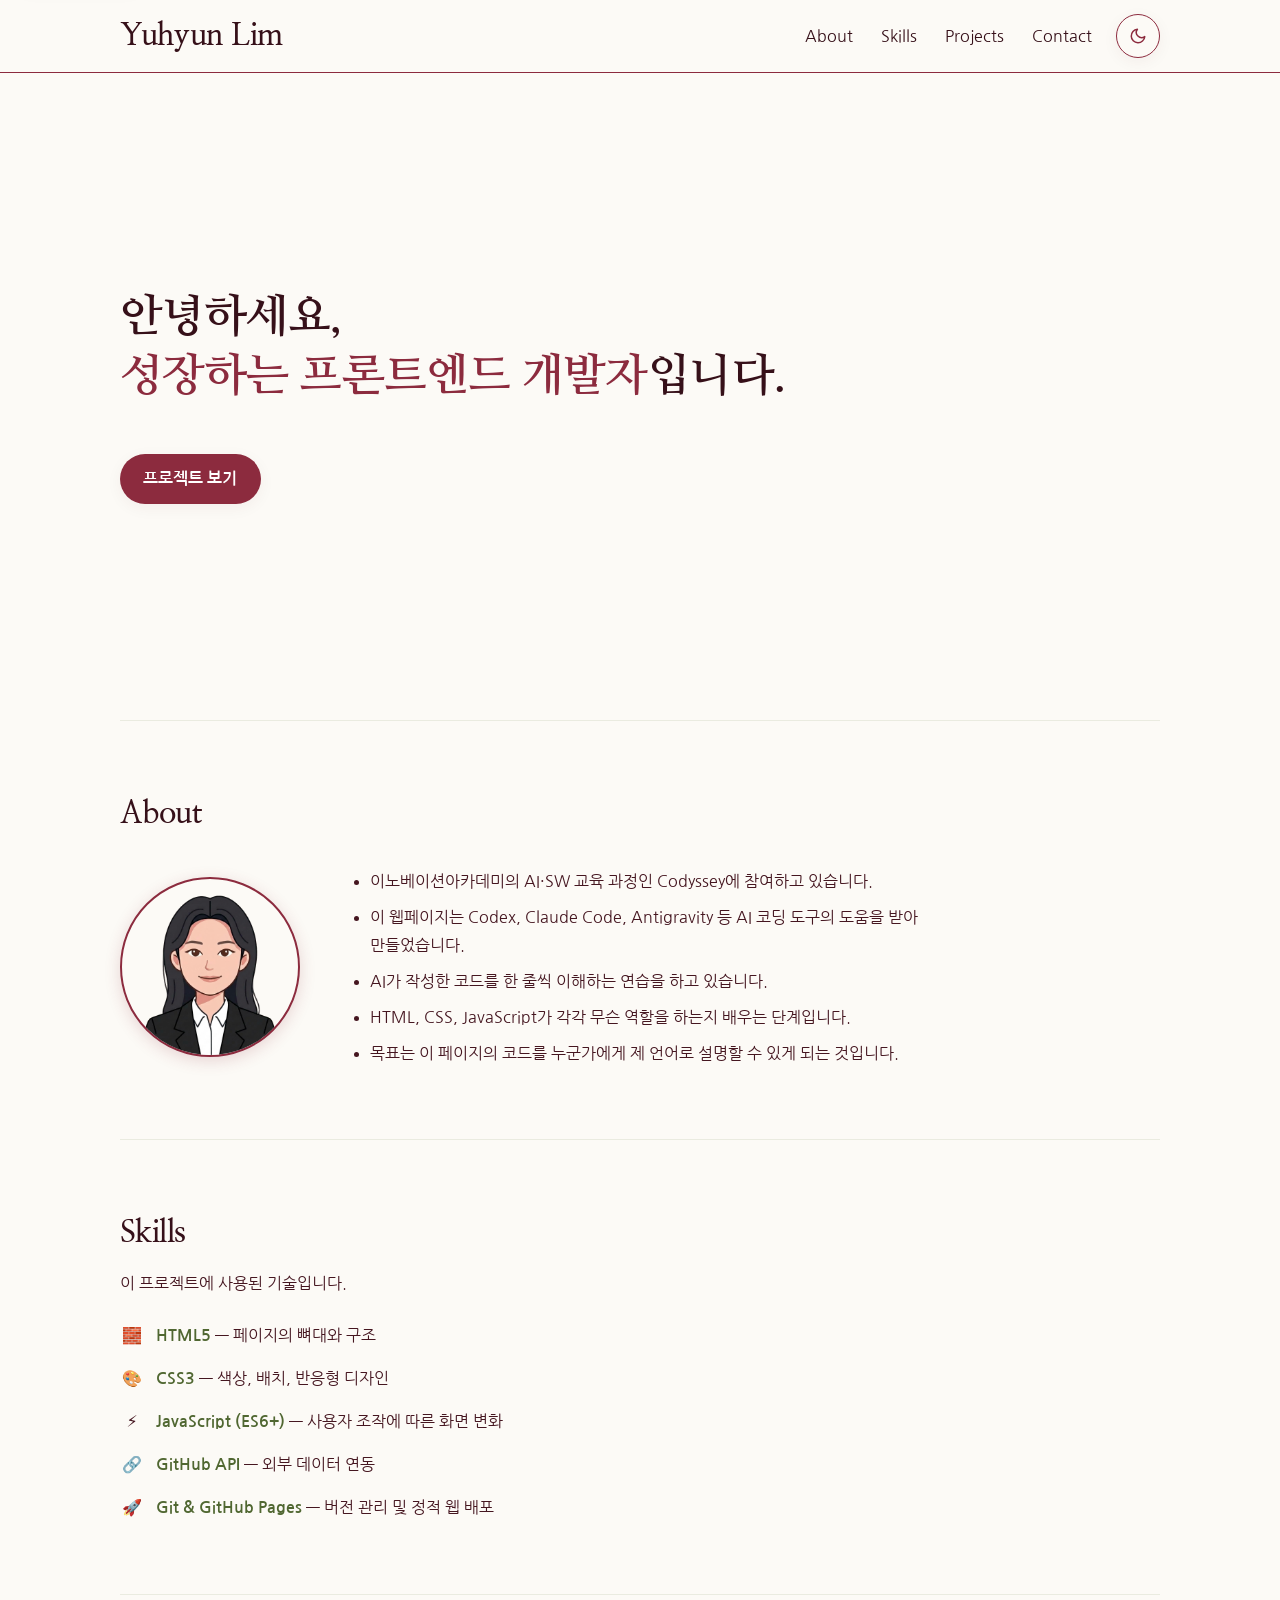
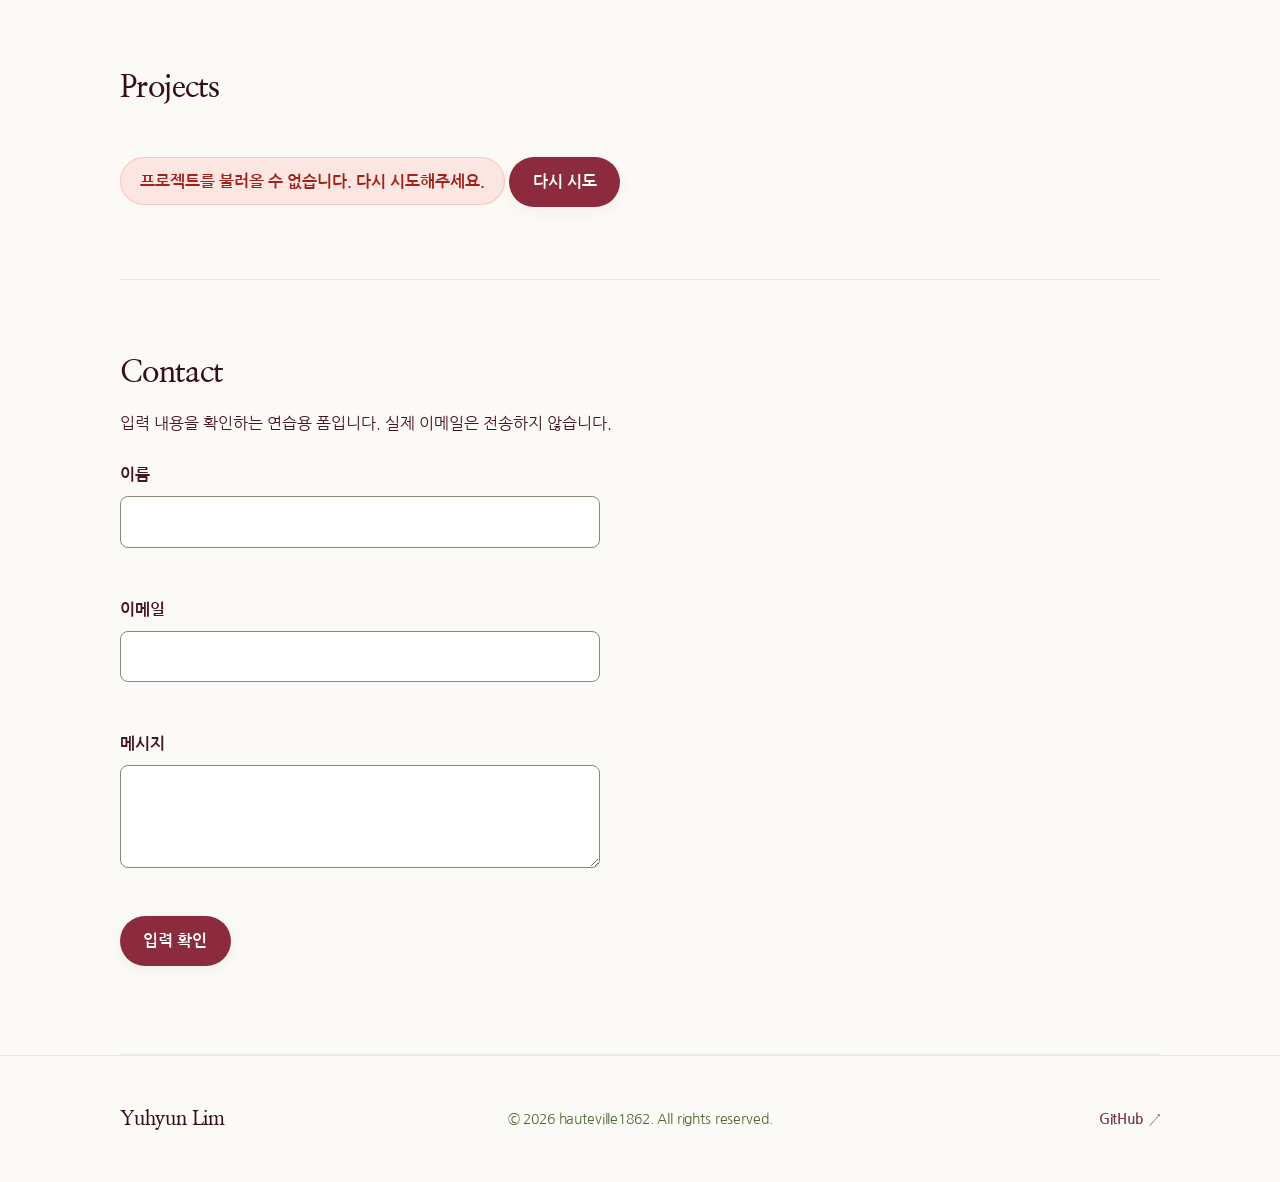
<file: index.html>
<!DOCTYPE html>
<html lang="ko">
<head>
    <meta charset="UTF-8">
    <meta name="viewport" content="width=device-width, initial-scale=1.0">
    <title>웹 개발 학습 포트폴리오</title>
    <!-- 구글 폰트 (나눔명조, 나눔고딕) -->
    <link rel="preconnect" href="https://fonts.googleapis.com">
    <link rel="preconnect" href="https://fonts.gstatic.com" crossorigin>
    <link href="https://fonts.googleapis.com/css2?family=Nanum+Gothic:wght@400;700&family=Nanum+Myeongjo:wght@400;700&display=swap" rel="stylesheet">
    <!-- 외부 CSS 연결 -->
    <link rel="stylesheet" href="css/style.css?v=3.31">
    <!-- 외부 JS 연결 (defer 속성 사용) -->
    <script src="js/script.js?v=17" defer></script>
</head>
<body>
    <a class="skip-link" href="#main-content">본문으로 이동</a>
    <!-- 로고는 왼쪽, 메뉴는 오른쪽에 배치 -->
    <header id="header">
        <div class="header-inner">
            <h1><a href="#hero">Yuhyun Lim</a></h1>
            <nav id="nav-menu" aria-label="주요 메뉴">
                <ul>
                    <li><a href="#about">About</a></li>
                    <li><a href="#skills">Skills</a></li>
                    <li><a href="#projects">Projects</a></li>
                    <li><a href="#contact">Contact</a></li>
                </ul>
            </nav>
            <div class="controls">
                <button id="dark-mode-toggle" type="button" aria-label="다크 모드 전환" aria-pressed="false">
                    <svg class="sun-icon" viewBox="0 0 24 24" width="18" height="18" fill="none" stroke="currentColor" stroke-width="2" stroke-linecap="round" stroke-linejoin="round" aria-hidden="true">
                        <circle cx="12" cy="12" r="5"></circle>
                        <line x1="12" y1="1" x2="12" y2="3"></line>
                        <line x1="12" y1="21" x2="12" y2="23"></line>
                        <line x1="4.22" y1="4.22" x2="5.64" y2="5.64"></line>
                        <line x1="18.36" y1="18.36" x2="19.78" y2="19.78"></line>
                        <line x1="1" y1="12" x2="3" y2="12"></line>
                        <line x1="21" y1="12" x2="23" y2="12"></line>
                        <line x1="4.22" y1="19.78" x2="5.64" y2="18.36"></line>
                        <line x1="18.36" y1="5.64" x2="19.78" y2="4.22"></line>
                    </svg>
                    <svg class="moon-icon" viewBox="0 0 24 24" width="18" height="18" fill="none" stroke="currentColor" stroke-width="2" stroke-linecap="round" stroke-linejoin="round" aria-hidden="true">
                        <path d="M21 12.79A9 9 0 1 1 11.21 3 7 7 0 0 0 21 12.79z"></path>
                    </svg>
                </button>
                <button id="hamburger-btn" type="button" aria-label="메뉴 열기" aria-controls="nav-menu" aria-expanded="false">☰</button>
            </div>
        </div>
    </header>

    <main id="main-content" tabindex="-1">
        <!-- Hero 섹션 -->
        <section id="hero" class="fade-section">
            <h2>안녕하세요, <br><span class="accent-text">성장하는 프론트엔드 개발자</span>입니다.</h2>
            <a href="#projects" class="btn">프로젝트 보기</a>
        </section>

        <section id="about" class="fade-section">
            <h2>About</h2>
            <div class="about-content">
                <img class="profile-image" src="images/profile.png?v=8" alt="hauteville1862의 프로필 캐리커처 일러스트" width="160" height="160" loading="lazy">
                <ul class="about-list">
                    <li>이노베이션아카데미의 AI·SW 교육 과정인 Codyssey에 참여하고 있습니다.</li>
                    <li>이 웹페이지는 Codex, Claude Code, Antigravity 등 AI 코딩 도구의 도움을 받아 만들었습니다.</li>
                    <li>AI가 작성한 코드를 한 줄씩 이해하는 연습을 하고 있습니다.</li>
                    <li>HTML, CSS, JavaScript가 각각 무슨 역할을 하는지 배우는 단계입니다.</li>
                    <li>목표는 이 페이지의 코드를 누군가에게 제 언어로 설명할 수 있게 되는 것입니다.</li>
                </ul>
            </div>
        </section>

        <!-- Skills 섹션: 이 프로젝트에 사용된 기술 -->
        <section id="skills" class="fade-section">
            <h2>Skills</h2>
            <p>이 프로젝트에 사용된 기술입니다.</p>
            <ul class="skills-list" role="list">
                <li><span class="skill-emoji" aria-hidden="true">🧱</span><span><strong>HTML5</strong> — 페이지의 뼈대와 구조</span></li>
                <li><span class="skill-emoji" aria-hidden="true">🎨</span><span><strong>CSS3</strong> — 색상, 배치, 반응형 디자인</span></li>
                <li><span class="skill-emoji" aria-hidden="true">⚡</span><span><strong>JavaScript (ES6+)</strong> — 사용자 조작에 따른 화면 변화</span></li>
                <li><span class="skill-emoji" aria-hidden="true">🔗</span><span><strong>GitHub API</strong> — 외부 데이터 연동</span></li>
                <li><span class="skill-emoji" aria-hidden="true">🚀</span><span><strong>Git & GitHub Pages</strong> — 버전 관리 및 정적 웹 배포</span></li>
            </ul>
        </section>

        <!-- Projects 섹션 (GitHub API 연동) -->
        <section id="projects" class="fade-section">
            <h2>Projects</h2>
            <!-- 상태를 보여줄 컨테이너 (로딩/에러/빈상태/성공) -->
            <div id="github-container">
                <div id="api-status" role="status" aria-live="polite">데이터를 불러오는 중입니다...</div>
                <button id="retry-repos" class="btn" type="button" hidden>다시 시도</button>
                <!-- JS로 동적 렌더링될 article 요소들이 들어갈 곳 -->
                <div id="repo-list" class="grid-container"></div>
            </div>
        </section>

        <!-- Contact 섹션 (폼 유효성 검사) -->
        <section id="contact" class="fade-section">
            <h2>Contact</h2>
            <p id="form-note">입력 내용을 확인하는 연습용 폼입니다. 실제 이메일은 전송하지 않습니다.</p>
            <form id="contact-form" novalidate aria-describedby="form-note">
                <div class="form-group">
                    <label for="name">이름</label>
                    <input type="text" id="name" name="name" autocomplete="name" required aria-describedby="name-error">
                    <p id="name-error" class="field-error" aria-live="polite"></p>
                </div>
                <div class="form-group">
                    <label for="email">이메일</label>
                    <input type="email" id="email" name="email" autocomplete="email" required aria-describedby="email-error">
                    <p id="email-error" class="field-error" aria-live="polite"></p>
                </div>
                <div class="form-group">
                    <label for="message">메시지</label>
                    <textarea id="message" name="message" rows="3" required aria-describedby="message-error"></textarea>
                    <p id="message-error" class="field-error" aria-live="polite"></p>
                </div>
                <button type="submit" class="btn">입력 확인</button>
                <p id="form-msg" role="status" aria-live="polite"></p>
            </form>
        </section>

    </main>
    <footer id="footer">
        <div class="footer-inner">
            <span class="footer-logo"><a href="#hero">Yuhyun Lim</a></span>
            <p class="footer-copyright">&copy; 2026 hauteville1862. All rights reserved.</p>
            <ul class="footer-links" aria-label="바닥글 링크">
                <li><a href="https://github.com/hauteville1862" target="_blank" rel="noopener noreferrer">GitHub <span class="external-arrow" aria-hidden="true">&#x2197;</span></a></li>
            </ul>
        </div>
    </footer>

    <!-- 스크롤 탑 버튼 -->
    <button id="scroll-top-btn" type="button" aria-label="페이지 맨 위로 이동" hidden>↑</button>
</body>
</html>
</file>
<file: css/style.css>
/* 모바일 화면을 기본으로 작성하고 768px, 1024px에서 확장한다. */
:root {
    --bg-main: #fcfaf6;
    --bg-surface: #ffffff;
    --bg-header-scrolled: #f3e6ea;
    --text-title: #361019;
    --text-main: #451620;
    --text-muted: #733e4a;
    --text-inverse: #ffffff;
    --accent: #8c2b3e;
    --accent-hover: #a5374d;
    --repo-hover: #1a070c;
    --fig-green: #506731;
    --fig-green-light: #edf2e4;
    --border-color: rgba(104, 127, 67, 0.12);
    --border-control: #858b79;
    --focus-ring: rgba(140, 43, 62, 0.18);
    --error: #a22219;
    --shadow-sm: 0 4px 16px rgba(69, 22, 32, 0.05);
    --shadow-md: 0 12px 32px rgba(69, 22, 32, 0.09);
    --shadow-lg: 0 16px 40px rgba(69, 22, 32, 0.12);
    --font-heading: 'Nanum Myeongjo', serif;
    --font-body: 'Nanum Gothic', -apple-system, BlinkMacSystemFont, system-ui, sans-serif;
    /* 1rem을 기준으로 단계마다 1.25배. 역할별로 필요한 단계만 사용한다. */
    --text-sm: 0.875rem;
    --text-base: 1rem;
    --text-lg: 1.25rem;
    --text-xl: 1.5625rem;
    --text-2xl: 1.953125rem;
    --radius-sm: 8px;
    --radius-md: 14px;
    --space-xs: 0.5rem;
    --space-sm: 1rem;
    --space-md: 1.5rem;
    --page-width: 1120px;
    --page-gutter: 1.25rem;
    --section-space: 3.5rem;
    --layout-gap: 1rem;
}
[data-theme="dark"] {
    --bg-main: #181516;
    --bg-surface: #221d1f;
    --bg-header-scrolled: #392b33;
    --text-title: #f5f3f4;
    --text-main: #cfccd0;
    --text-muted: #a59da5;
    --text-inverse: #181516;
    --accent: #d48897;
    --accent-hover: #e29cb7;
    --repo-hover: #ffffff;
    --fig-green: #9bb872;
    --fig-green-light: rgba(155, 184, 114, 0.14);
    --border-color: rgba(255, 255, 255, 0.08);
    --border-control: #817982;
    --focus-ring: rgba(212, 136, 151, 0.35);
    --error: #ff5c52;
    --shadow-sm: 0 2px 8px rgba(0, 0, 0, 0.35);
    --shadow-md: 0 8px 24px rgba(0, 0, 0, 0.45);
    --shadow-lg: 0 16px 40px rgba(0, 0, 0, 0.60);
}
* {
    box-sizing: border-box;
    margin: 0;
    padding: 0;
}
html {
    scroll-behavior: smooth;
}
body {
    font-family: var(--font-body);
    background: var(--bg-main);
    color: var(--text-main);
    font-size: var(--text-base);
    font-weight: 400;
    line-height: 1.7;
    letter-spacing: 0;
    overflow-wrap: anywhere;
    transition: background-color 0.3s cubic-bezier(0.4, 0, 0.2, 1), color 0.3s cubic-bezier(0.4, 0, 0.2, 1);
}
a {
    color: inherit;
    text-underline-offset: 0.25em;
    -webkit-tap-highlight-color: transparent;
}
ul {
    list-style: none;
}
[hidden] {
    display: none !important;
}
:focus-visible {
    outline: 3px solid var(--accent);
    outline-offset: 4px;
    border-radius: var(--radius-sm);
}
.skip-link {
    position: fixed;
    top: -5rem;
    left: var(--space-sm);
    z-index: 30;
    padding: var(--space-xs) var(--space-sm);
    background: var(--bg-surface);
    border: 1px solid var(--border-color);
    border-radius: var(--radius-sm);
    box-shadow: var(--shadow-md);
}
.skip-link:focus {
    top: var(--space-xs);
    border-color: var(--fig-green);
    color: var(--fig-green);
}

/* Flexbox로 로고와 메뉴의 좌우 배치를 구성한다. */
#header {
    position: sticky;
    top: 0;
    z-index: 20;
    background: var(--bg-main);
    border-bottom: 1.5px solid var(--accent);
    transition: background 0.3s cubic-bezier(0.4, 0, 0.2, 1), border-color 0.3s ease;
}
#header.scrolled {
    background: var(--bg-header-scrolled);
    box-shadow: var(--shadow-sm);
}
.header-inner {
    max-width: var(--page-width);
    margin-inline: auto;
    padding: 0.875rem var(--page-gutter);
    display: flex;
    flex-wrap: wrap;
    align-items: center;
    justify-content: space-between;
    gap: var(--space-xs) var(--space-sm);
}
.header-inner h1 {
    font-family: var(--font-heading);
    font-size: var(--text-xl);
    line-height: 1.2;
    font-weight: 700;
    letter-spacing: -0.01em;
    margin: 0;
    color: var(--text-title);
}
.header-inner h1 a {
    color: inherit;
    text-decoration: none;
}
.controls {
    display: flex;
    gap: var(--space-xs);
    align-items: center;
    margin-left: auto;
}
#nav-menu {
    display: none;
    order: 3;
    flex-basis: 100%;
    margin-top: 0.75rem;
}
#nav-menu.active {
    display: block;
}
#nav-menu ul {
    display: flex;
    flex-direction: column;
    padding-block: 0.5rem 0.25rem;
    border-top: 1px solid var(--border-color);
    gap: 0.2rem;
}
#nav-menu a {
    display: block;
    padding: 0.65rem 0.75rem;
    font-size: var(--text-base);
    font-weight: 400;
    line-height: 1.5;
    color: var(--text-title);
    text-decoration: underline;
    text-decoration-color: transparent;
    text-underline-offset: 0.3em;
    border-radius: var(--radius-sm);
    -webkit-tap-highlight-color: transparent;
    transition: all 0.2s ease;
}
#nav-menu a:active {
    opacity: 0.7;
}

#main-content {
    max-width: var(--page-width);
    margin-inline: auto;
    padding-inline: var(--page-gutter);
}
section {
    padding-block: var(--section-space);
    border-bottom: 1px solid var(--border-color);
    scroll-margin-top: 6rem;
}
#hero {
    min-height: clamp(28rem, 72svh, 42rem);
    display: flex;
    flex-direction: column;
    align-items: flex-start;
    justify-content: center;
    padding-block: var(--section-space);
}
#hero h2 {
    max-width: 100%;
    font-size: clamp(1.75rem, 1.15rem + 2.1vw, 3.25rem);
    margin-bottom: var(--space-sm);
    line-height: 1.35;
    word-break: keep-all;
    letter-spacing: -0.015em;
}
#hero .btn {
    margin-top: 2rem;
}

h1, h2, h3 {
    font-family: var(--font-heading);
    letter-spacing: -0.02em;
    font-weight: 700;
    color: var(--text-title);
    word-break: keep-all;
}
h2 {
    font-size: clamp(var(--text-xl), 1.25rem + 1vw, var(--text-2xl));
    margin-bottom: var(--space-sm);
    line-height: 1.35;
}
.accent-text {
    color: var(--accent);
}

p {
    color: var(--text-main);
    font-size: var(--text-base);
}
p + p {
    margin-top: var(--space-sm);
}
.about-content {
    display: flex;
    flex-direction: column;
    gap: var(--space-md);
    align-items: center;
    margin-top: 2rem;
}
.about-list {
    list-style: disc;
    text-align: left;
    padding-left: 1.4rem;
    max-width: 65ch;
    line-height: 1.75;
    word-break: keep-all;
    display: flex;
    flex-direction: column;
    gap: var(--space-xs);
}
.profile-image {
    flex-shrink: 0;
    width: 140px;
    height: 140px;
    object-fit: cover;
    border-radius: 50%;
    border: 2px solid var(--accent);
    box-shadow: 0 4px 16px var(--focus-ring);
    margin-inline: auto;
}
.skills-list {
    display: flex;
    flex-direction: column;
    gap: var(--space-sm);
    max-width: 65ch;
    margin-top: var(--space-md);
}
.skills-list li {
    display: grid;
    grid-template-columns: 1.5em minmax(0, 1fr);
    align-items: baseline;
    gap: 0.75rem;
    color: var(--text-main);
    font-size: var(--text-base);
    font-weight: 400;
    word-break: keep-all;
}
.skills-list strong {
    color: var(--fig-green);
    font-weight: 700;
}
.skill-emoji {
    text-align: center;
}
/* 버튼의 공통 스타일 */
button, .btn {
    display: inline-flex;
    align-items: center;
    justify-content: center;
    padding: 0.75rem 1.4rem;
    border: 1px solid transparent;
    border-radius: 980px;
    background: var(--accent);
    color: var(--text-inverse);
    font-weight: 700;
    font-size: var(--text-base);
    line-height: 1.5;
    font-family: var(--font-body);
    text-decoration: none;
    cursor: pointer;
    box-shadow: var(--shadow-sm);
    -webkit-tap-highlight-color: transparent;
    transition: all 0.25s cubic-bezier(0.4, 0, 0.2, 1);
}
button:active, .btn:active {
    transform: scale(0.98);
}
button:disabled {
    cursor: wait;
    opacity: 0.5;
}
#dark-mode-toggle {
    position: relative;
    width: 44px;
    height: 44px;
    padding: 0;
    display: inline-flex;
    align-items: center;
    justify-content: center;
    border-radius: 50%;
    background: transparent;
    color: var(--accent);
    border: 1.5px solid var(--accent);
    box-shadow: var(--shadow-sm);
    cursor: pointer;
    -webkit-tap-highlight-color: transparent;
    transition: transform 0.2s cubic-bezier(0.4, 0, 0.2, 1), border-color 0.2s ease, color 0.2s ease, box-shadow 0.2s ease;
}
#dark-mode-toggle:active {
    transform: scale(0.94);
}
#dark-mode-toggle .sun-icon {
    display: none;
}
#dark-mode-toggle .moon-icon {
    display: block;
}
[data-theme="dark"] #dark-mode-toggle .sun-icon {
    display: block;
}
[data-theme="dark"] #dark-mode-toggle .moon-icon {
    display: none;
}
#hamburger-btn {
    width: 44px;
    min-height: 44px;
    padding: var(--space-xs);
    border-radius: var(--radius-sm);
}
.btn {
    margin-top: var(--space-md);
}

#github-container {
    margin-top: var(--space-md);
}

/* Projects 카드: Grid 사용 (auto-fit, minmax로 반응형) */
#repo-list, .grid-container {
    display: grid;
    grid-template-columns: repeat(auto-fit, minmax(min(100%, 280px), 1fr));
    gap: var(--layout-gap);
    margin-top: 0;
}
.card {
    min-width: 0;
    display: flex;
    flex-direction: column;
    justify-content: space-between;
    padding: 1.25rem;
    background: var(--bg-surface);
    border: none;
    border-radius: var(--radius-md);
    box-shadow: var(--shadow-sm);
    transition: transform 0.3s cubic-bezier(0.4, 0, 0.2, 1), box-shadow 0.3s cubic-bezier(0.4, 0, 0.2, 1);
}
.card-body {
    flex: 1;
}
.card-meta {
    display: flex;
    align-items: center;
    justify-content: space-between;
    margin-top: var(--space-md);
    padding-top: var(--space-sm);
    border-top: 1px solid var(--border-color);
}
.repo-lang {
    display: inline-flex;
    align-items: center;
    gap: 0.35rem;
    font-size: max(0.875rem, var(--text-sm));
    font-weight: 700;
    color: var(--fig-green);
}
.repo-lang::before {
    content: '';
    display: inline-block;
    width: 8px;
    height: 8px;
    border-radius: 50%;
    background: var(--fig-green);
}
.repo-stars {
    font-size: max(0.875rem, var(--text-sm));
    color: var(--text-muted);
    font-weight: 400;
}
.card h3 {
    margin-bottom: 0.75rem;
    font-size: var(--text-lg);
    line-height: 1.45;
}
.card h3 a {
    color: var(--text-title);
    text-decoration: underline;
    text-decoration-color: transparent;
    text-underline-offset: 0.25em;
    -webkit-tap-highlight-color: transparent;
    transition: color 0.2s ease, text-decoration-color 0.2s ease;
}
.card p {
    font-size: var(--text-base);
    line-height: 1.75;
    margin-bottom: 0;
    color: var(--text-muted);
}
#api-status {
    display: inline-block;
    padding: 0.6rem 1.2rem;
    border-radius: 980px;
    background: var(--fig-green-light);
    color: var(--fig-green);
    font-size: var(--text-base);
    font-weight: 700;
    border: 1px solid var(--border-color);
}
#api-status.api-error {
    background: rgba(255, 92, 82, 0.12);
    color: var(--error);
    border-color: rgba(255, 92, 82, 0.25);
}
.form-success {
    color: var(--fig-green);
    background: var(--fig-green-light);
    padding: 0.75rem 1rem;
    border-radius: var(--radius-sm);
    border: 1px solid var(--fig-green);
    font-weight: 700;
}

#contact-form {
    width: 100%;
    max-width: 480px;
    margin-top: 1.5rem;
}
#contact-form > .btn {
    margin-top: 0;
}
#form-note {
    max-width: 42rem;
    word-break: keep-all;
}
.form-group {
    margin-bottom: var(--space-sm);
}
label {
    display: block;
    margin-bottom: var(--space-xs);
    font-weight: 700;
    font-size: var(--text-base);
}
input, textarea {
    display: block;
    width: 100%;
    padding: 0.75rem 1rem;
    border: 1px solid var(--border-control);
    border-radius: var(--radius-sm);
    background: var(--bg-surface);
    color: var(--text-main);
    font: 400 1rem/1.6 var(--font-body);
    caret-color: var(--accent);
    transition: border-color 0.2s ease, box-shadow 0.2s ease;
}
input:focus, textarea:focus {
    outline: none;
    border-color: var(--accent);
    box-shadow: 0 0 0 3px var(--focus-ring);
}
textarea {
    resize: vertical;
}
input::placeholder, textarea::placeholder {
    color: var(--text-muted);
    opacity: 1;
}
::selection {
    color: var(--text-inverse);
    background: var(--accent);
}
[aria-invalid="true"] {
    border-color: var(--error);
}
.field-error {
    color: var(--error);
    min-height: 1.7em;
    font-size: max(0.875rem, var(--text-sm));
    font-weight: 400;
    margin-top: var(--space-xs);
}
#form-msg {
    margin-top: var(--space-sm);
}
#footer {
    width: 100%;
    border-top: 1px solid var(--border-color);
    padding-block: clamp(2.5rem, 4vw, 3.5rem);
    margin-top: 0;
    color: var(--text-muted);
    font-size: max(0.875rem, var(--text-sm));
    line-height: 1.6;
}
.footer-inner {
    max-width: var(--page-width);
    margin-inline: auto;
    padding-inline: var(--page-gutter);
    display: flex;
    flex-direction: column;
    align-items: center;
    text-align: center;
    gap: var(--space-sm);
}
.footer-logo {
    font-family: var(--font-heading);
    font-size: var(--text-lg);
    line-height: 1.2;
    font-weight: 700;
    color: var(--text-title);
    letter-spacing: -0.01em;
}
.footer-logo a {
    color: inherit;
    text-decoration: none;
}
.footer-copyright {
    display: inline-block;
    color: var(--fig-green);
    font-weight: 400;
    font-size: var(--text-sm);
    letter-spacing: -0.01em;
    margin: 0;
    text-align: center;
    padding-inline: 0.35rem;
    border-radius: 2px;
}
.footer-links {
    display: flex;
    flex-wrap: wrap;
    gap: var(--space-md);
    align-items: center;
    justify-content: center;
}
.footer-links a {
    color: var(--text-muted);
    font-weight: 700;
    text-decoration: underline;
    text-decoration-color: transparent;
    text-underline-offset: 0.25em;
    font-size: inherit;
    letter-spacing: -0.01em;
    -webkit-tap-highlight-color: transparent;
    transition: text-decoration-color 0.2s ease;
}
.footer-links .external-arrow {
    font-size: 0.75rem;
    opacity: 0.7;
    margin-left: 0.15rem;
}
#scroll-top-btn {
    position: fixed;
    bottom: var(--space-md);
    right: var(--space-md);
    z-index: 25;
    width: 44px;
    height: 44px;
    padding: 0;
    border-radius: 50%;
    background: var(--bg-surface);
    color: var(--text-main);
    border: 1px solid var(--border-color);
    box-shadow: var(--shadow-md);
    font-size: 1.1rem;
    -webkit-tap-highlight-color: transparent;
    transition: all 0.25s cubic-bezier(0.4, 0, 0.2, 1);
}
#scroll-top-btn:active {
    transform: scale(0.92);
    background: var(--accent);
    color: var(--text-inverse);
    border-color: var(--accent);
}

/* JS가 작동할 때만 감춘다. 제목을 관찰하므로 긴 목록도 표시된다. */
.fade-section {
    transition: opacity 0.8s ease-out, transform 0.8s ease-out;
}
.fade-section.reveal-pending {
    opacity: 0;
    transform: translateY(32px);
}
.fade-section.visible {
    opacity: 1;
    transform: translateY(0);
}

/* 데스크톱 마우스 환경 전용 호버 인터랙션 (모바일 스티키 호버 방지) */
@media (hover: hover) and (pointer: fine) {
    button:hover, .btn:hover {
        background: var(--accent-hover);
        transform: scale(1.02);
        box-shadow: var(--shadow-md);
    }
    #dark-mode-toggle:hover {
        background: transparent;
        border-color: var(--accent-hover);
        color: var(--accent-hover);
        box-shadow: var(--shadow-sm);
        transform: scale(1.08);
    }
    .card:hover {
        transform: translateY(-4px);
        box-shadow: var(--shadow-md);
    }
    .card h3 a:hover {
        color: var(--repo-hover);
        text-decoration-color: var(--fig-green);
    }
    #nav-menu a:hover {
        color: var(--repo-hover);
        text-decoration-color: var(--fig-green);
        background: var(--fig-green-light);
    }
    .footer-links a:hover {
        text-decoration-color: var(--fig-green);
    }
    #scroll-top-btn:hover {
        background: var(--accent);
        color: var(--text-inverse);
        border-color: var(--accent);
        transform: scale(1.08);
        box-shadow: var(--shadow-lg);
    }
}

@media (min-width: 768px) {
    :root {
        --page-gutter: 2rem;
        --section-space: 4.25rem;
        --layout-gap: 1.25rem;
    }
    .header-inner {
        flex-wrap: nowrap;
        justify-content: space-between;
    }
    .header-inner h1 {
        font-size: var(--text-xl);
    }
    /* 네비게이션: Flexbox 사용 (로고 왼쪽, 메뉴 오른쪽) */
    #nav-menu {
        display: flex;
        order: 0;
        flex-basis: auto;
        margin-left: auto;
        align-items: center;
        margin-top: 0;
    }
    #nav-menu ul {
        display: flex;
        flex-direction: row;
        gap: 1rem;
        padding: 0;
        border-top: none;
    }
    #nav-menu a {
        display: inline-flex;
        align-items: center;
        min-height: 44px;
        padding: var(--space-xs) 0;
        font-size: 0.875rem;
    }
    #nav-menu a:hover {
        background: transparent;
    }
    .controls {
        margin-left: 0.5rem;
    }
    #hamburger-btn {
        display: none;
    }
    #hero h2 {
        line-height: 1.34;
        max-width: none;
    }
    .about-content {
        flex-direction: row;
        align-items: center;
        gap: 2.5rem;
    }
    .profile-image {
        width: 160px;
        height: 160px;
        margin-inline: 0;
    }
    .card {
        padding: var(--space-md);
    }
    .footer-inner {
        display: grid;
        grid-template-columns: 1fr auto 1fr;
        align-items: center;
        gap: var(--space-sm);
        text-align: left;
    }
    .footer-logo {
        justify-self: start;
    }
    .footer-copyright {
        justify-self: center;
        text-align: center;
    }
    .footer-links {
        justify-self: end;
        justify-content: flex-end;
    }
}
@media (min-width: 1024px) {
    :root {
        --page-gutter: 2.5rem;
        --section-space: 4.5rem;
    }
    .header-inner h1 {
        font-size: var(--text-2xl);
    }
    #hero h2 {
        line-height: 1.3;
        letter-spacing: -0.02em;
    }
    #nav-menu ul {
        gap: 1.75rem;
    }
    #nav-menu a {
        font-size: var(--text-base);
    }
    .about-content {
        gap: 3rem;
    }
    .profile-image {
        width: 180px;
        height: 180px;
    }
    section, #footer {
        scroll-margin-top: 6rem;
    }
}
@media (prefers-reduced-motion: reduce) {
    html {
        scroll-behavior: auto;
    }
    *, *::before, *::after {
        transition: none !important;
        animation: none !important;
    }
    /* 섹션 등장 효과는 움직임 감소 설정에서도 실행한다. */
    .fade-section {
        transition: opacity 0.8s ease-out, transform 0.8s ease-out !important;
    }
}
</file>
